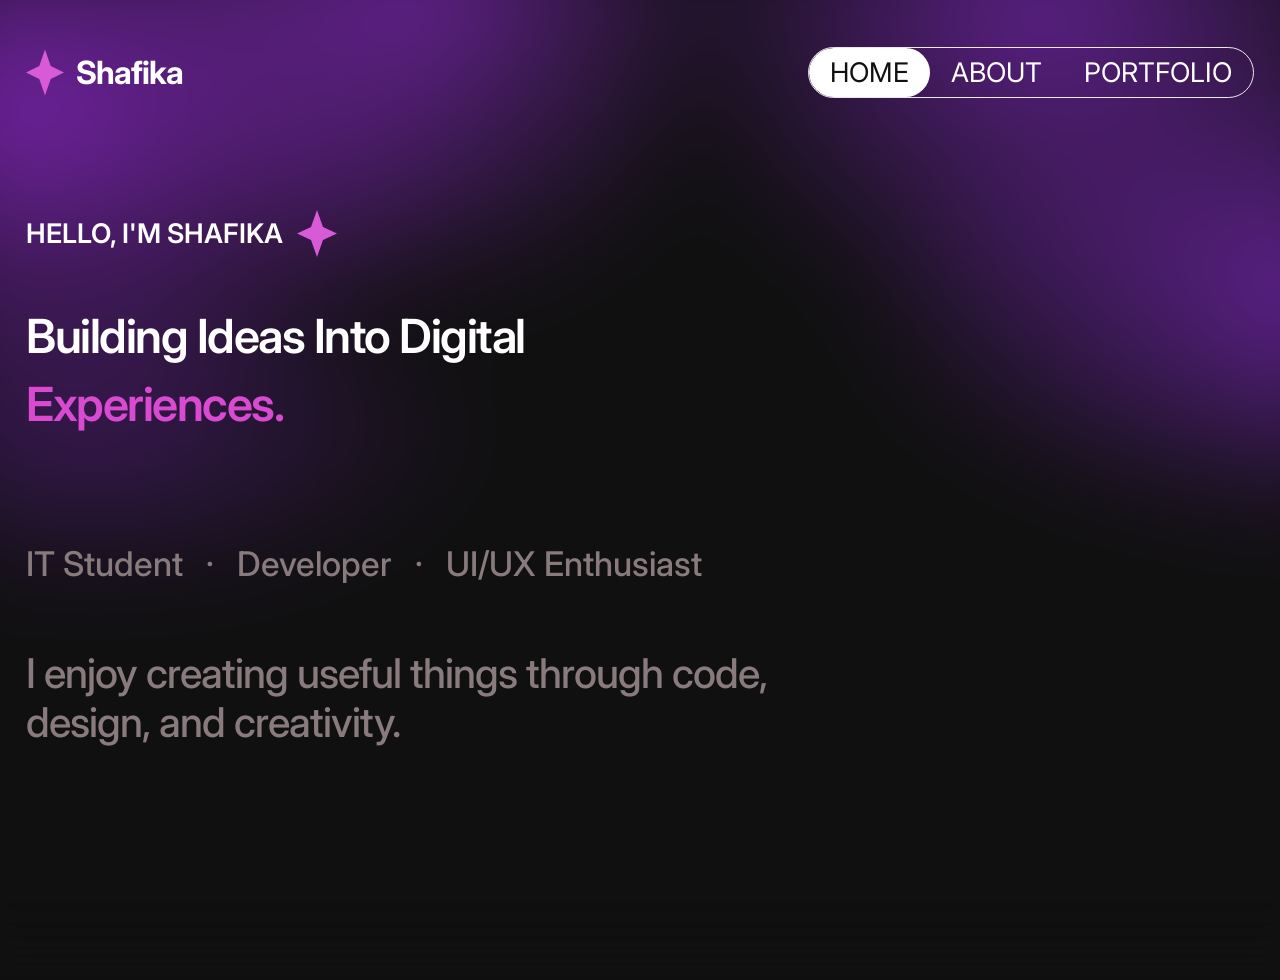
<file: index.html>
<!DOCTYPE html>
<html lang="en">
<head>
    <meta charset="UTF-8">
    <meta name="viewport" content="width=device-width, initial-scale=1.0">
    <title>Shafika | Portfolio</title>

    <link rel="stylesheet" href="index.css">

    <link rel="preconnect" href="https://fonts.googleapis.com">
    <link rel="preconnect" href="https://fonts.gstatic.com" crossorigin>
    <link href="https://fonts.googleapis.com/css2?family=Inter:wght@400;500;600;700&display=swap" rel="stylesheet">
    <link rel="stylesheet" href="transition.css">
</head>

<body>

    <header class="header">
        <a href="#" class="logo">
            <span class="star"></span>
            <span>Shafika</span>
        </a>

        <nav class="navigation">
            <a href="#home" class="nav-link active">HOME</a>
            <a href="about.html" class="nav-link">ABOUT</a>
            <a href="portfolio.html" class="nav-link">PORTFOLIO</a>
        </nav>
    </header>

    <main>
        <section class="hero" id="home">
            <div class="hero-content">

                <div class="intro">
                    <span>HELLO, I'M SHAFIKA</span>
                    <span class="star intro-star"></span>
                </div>

                <h1>
                    Building Ideas Into Digital
                    <span>Experiences.</span>
                </h1>

                <div class="hero-description">
                    <p class="roles">
                        IT Student <span>·</span> Developer <span>·</span> UI/UX Enthusiast
                    </p>

                    <p class="description">
                        I enjoy creating useful things through code,
                        <br class="desktop-break">
                        design, and creativity.
                    </p>
                </div>

                

            </div>
        </section>
    </main>

</body>
</html>
</file>
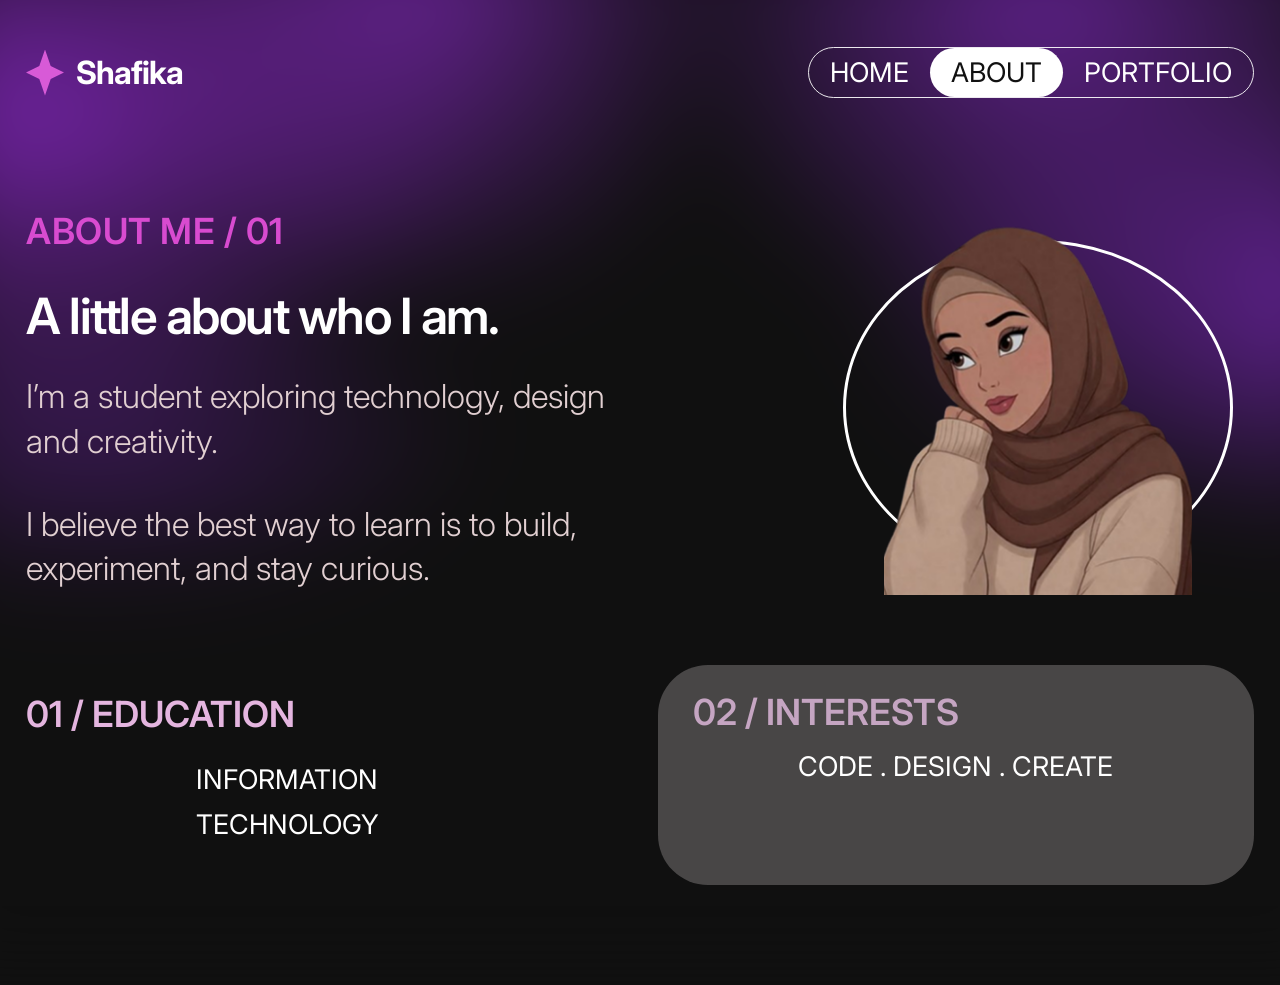
<file: about.html>
<!DOCTYPE html>
<html lang="en">
<head>
    <meta charset="UTF-8">
    <meta name="viewport" content="width=device-width, initial-scale=1.0">

    <title>About | Shafika</title>

    <link rel="stylesheet" href="about.css">

    <link rel="preconnect" href="https://fonts.googleapis.com">
    <link rel="preconnect" href="https://fonts.gstatic.com" crossorigin>

    <link href="https://fonts.googleapis.com/css2?family=Inter:wght@300;400;500;600;700&display=swap" rel="stylesheet">
    <link rel="stylesheet" href="transition.css">
</head>

<body>

    <header class="header">

        <a href="index.html" class="logo">
            <span class="star"></span>
            <span>Shafika</span>
        </a>

        <nav class="navigation">
            <a href="index.html" class="nav-link">HOME</a>
            <a href="about.html" class="nav-link active">ABOUT</a>
            <a href="portfolio.html" class="nav-link">PORTFOLIO</a>
        </nav>

    </header>


    <main class="about-page">

        <!-- ABOUT INTRODUCTION -->

        <section class="about-intro">

            <div class="about-content">

                <p class="section-label">ABOUT ME / 01</p>

                <h1>A little about who I am.</h1>

                <p class="intro-text">
                    I’m a student exploring technology, design
                    <br class="desktop-break">
                    and creativity.
                </p>

                <p class="secondary-text">
                    I believe the best way to learn is to build,
                    <br class="desktop-break">
                    experiment, and stay curious.
                </p>

            </div>


            <!-- PROFILE IMAGE -->

            <div class="profile-container">

                <div class="profile-circle"></div>

                <img
                    src="assets/logo.png"
                    alt="Shafika profile illustration"
                    class="profile-image"
                >

            </div>

        </section>


        <!-- INFORMATION CARDS -->

        <section class="about-details">

            <div class="education">

                <h2>01 / EDUCATION</h2>

                <p>
                    INFORMATION<br>
                    TECHNOLOGY
                </p>

            </div>


            <div class="interests">

                <h2>02 / INTERESTS</h2>

                <p>CODE . DESIGN . CREATE</p>

            </div>

        </section>

    </main>

</body>
</html>
</file>
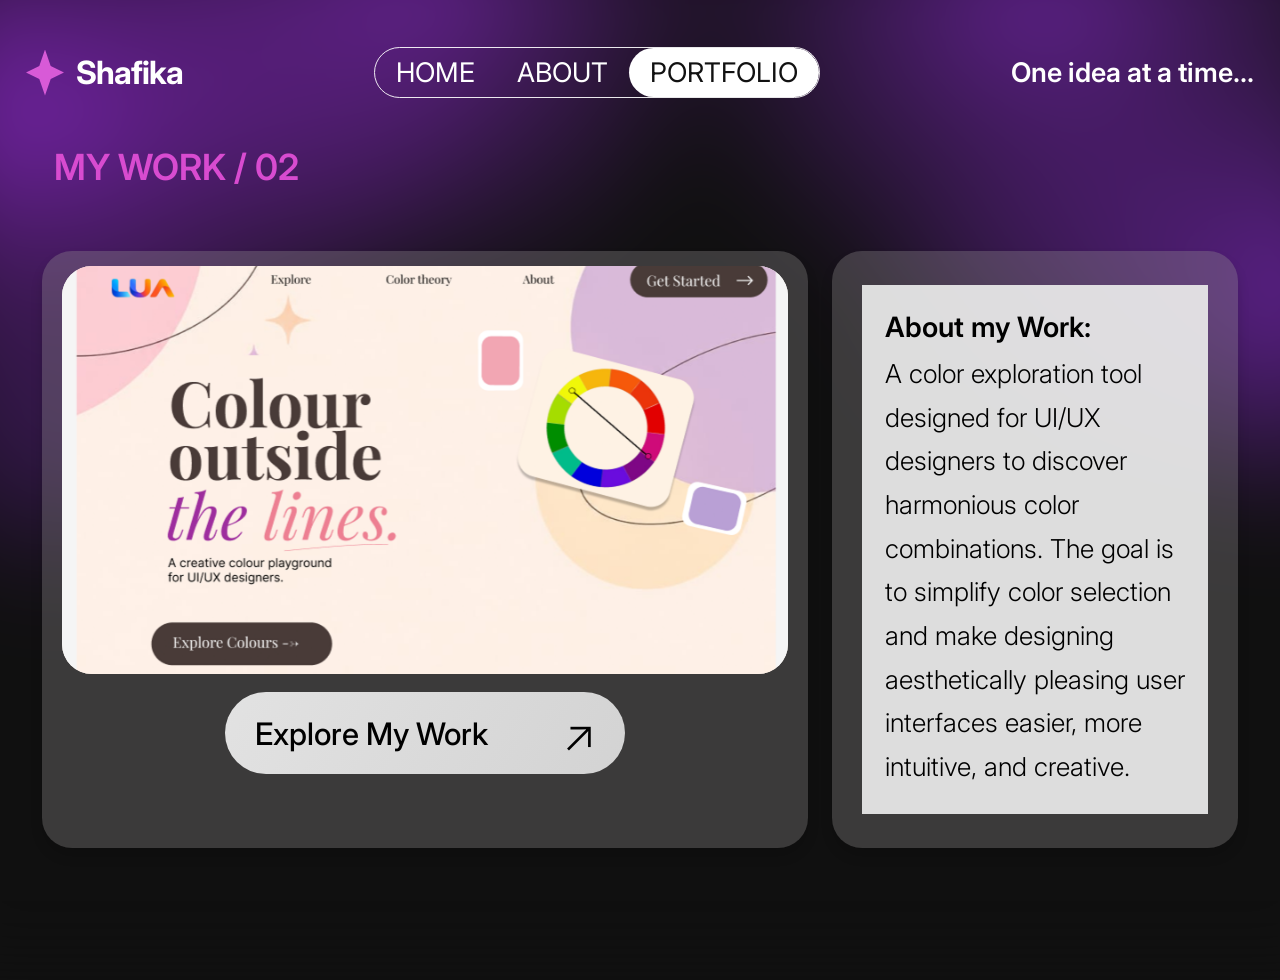
<file: portfolio.html>
<!DOCTYPE html>
<html lang="en">
<head>
    <meta charset="UTF-8">
    <meta name="viewport" content="width=device-width, initial-scale=1.0">

    <title>Portfolio | Shafika</title>

    <link rel="stylesheet" href="portfolio.css">
    <link rel="stylesheet" href="transition.css">

    <link rel="preconnect" href="https://fonts.googleapis.com">
    <link rel="preconnect" href="https://fonts.gstatic.com" crossorigin>

    <link href="https://fonts.googleapis.com/css2?family=Inter:wght@300;400;500;600;700&display=swap" rel="stylesheet">
</head>

<body>

    <!-- HEADER -->

    <header class="header">

        <a href="index.html" class="logo">
            <span class="star"></span>
            <span>Shafika</span>
        </a>

        <nav class="navigation">
            <a href="index.html" class="nav-link">HOME</a>
            <a href="about.html" class="nav-link">ABOUT</a>
            <a href="portfolio.html" class="nav-link active">PORTFOLIO</a>
        </nav>

        <p class="header-tagline">One idea at a time...</p>

    </header>


    <!-- PORTFOLIO -->

    <main class="portfolio-page">

        <h1 class="portfolio-label">MY WORK / 02</h1>


        <!-- PROJECT DISPLAY -->

        <section class="project-layout">


            <!-- LEFT PROJECT CARD -->

            <div class="project-card">

                <div class="project-image-container">

                    <img
                        src="assets/project.png"
                        alt="Palette Pair website preview"
                        class="project-image"
                    >

                </div>


                <a href="projects/palette-pair/index.html" class="project-button">

                    <span>Explore My Work</span>

                    <span class="button-arrow">↗</span>

                </a>

            </div>


            <!-- RIGHT DESCRIPTION CARD -->

            <div class="project-description-card">

                <div class="description-box">

                    <h2>About my Work:</h2>

                    <p>
                        A color exploration tool designed for UI/UX designers to discover harmonious color combinations.
                        The goal is to simplify color selection and make designing aesthetically pleasing user interfaces
                        easier, more intuitive, and creative.
                    </p>

                </div>

            </div>

        </section>

    </main>


    <!-- PAGE TRANSITION -->

    <script>
        document.querySelectorAll('a[href]').forEach(link => {

            link.addEventListener('click', function (event) {

                const url = new URL(this.href, window.location.href);

                if (
                    url.origin !== window.location.origin ||
                    url.pathname === window.location.pathname ||
                    this.target === '_blank' ||
                    this.hasAttribute('download') ||
                    this.getAttribute('href').startsWith('#')
                ) {
                    return;
                }

                event.preventDefault();

                document.body.classList.add('page-exit');

                setTimeout(() => {
                    window.location.href = url.href;
                }, 800);

            });

        });
    </script>

</body>
</html>
</file>
<file: index.css>
/* =================================
   GLOBAL RESET
================================= */

* {
    margin: 0;
    padding: 0;
    box-sizing: border-box;
}

html {
    scroll-behavior: smooth;
}

body {
    width: 100%;
    min-height: 100vh;
    overflow-x: hidden;
    font-family: 'Inter', sans-serif;
    background: #101010;
    color: #ffffff;
}


/* =================================
   BACKGROUND
================================= */

body::before {
    content: "";
    position: fixed;
    inset: -80px;
    z-index: -1;
    pointer-events: none;

    background:
        radial-gradient(ellipse at 8% 18%, rgba(132, 38, 190, 0.85), transparent 25%),
        radial-gradient(ellipse at 35% 5%, rgba(118, 38, 170, 0.8), transparent 24%),
        radial-gradient(ellipse at 78% 8%, rgba(115, 37, 170, 0.8), transparent 24%),
        radial-gradient(ellipse at 100% 35%, rgba(119, 38, 180, 0.85), transparent 25%),
        radial-gradient(ellipse at 12% 48%, rgba(105, 34, 160, 0.45), transparent 22%),
        #101010;

    filter: blur(45px);
}


/* =================================
   HEADER
================================= */

.header {
    width: 100%;
    max-width: 1248px;
    min-height: 145px;

    margin: 0 auto;
    padding: 25px 10px;

    display: flex;
    align-items: center;
    justify-content: space-between;
}


/* LOGO */

.logo {
    display: flex;
    align-items: center;
    gap: 12px;

    color: #ffffff;
    text-decoration: none;

    font-size: 32px;
    font-weight: 700;
    letter-spacing: -1px;
}

.star {
    display: inline-block;
    width: 38px;
    height: 46px;
    background: #d85ad7;

    clip-path: polygon(
        50% 0%,
        65% 36%,
        100% 50%,
        65% 64%,
        50% 100%,
        35% 64%,
        0% 50%,
        35% 36%
    );
}


/* NAVIGATION */

.navigation {
    display: flex;
    align-items: center;
    border: 1px solid rgba(255, 255, 255, 0.9);
    border-radius: 50px;
    overflow: hidden;
}

.nav-link {
    color: #ffffff;
    text-decoration: none;

    font-size: 27px;
    font-weight: 400;
    padding: 8px 21px;

    transition: 0.3s ease;
}

.nav-link:hover {
    color: #e16cdb;
}

.nav-link.active {
    color: #111111;
    background: #ffffff;
    border-radius: 50px;
}


/* =================================
   HERO SECTION
================================= */

.hero {
    width: 100%;
    max-width: 1248px;

    min-height: calc(100vh - 145px);

    margin: 0 auto;
    padding: 65px 10px 80px;

    position: relative;
}

.hero-content {
    position: relative;
}


/* INTRO */

.intro {
    display: flex;
    align-items: center;
    gap: 14px;

    font-size: 27px;
    font-weight: 600;
}

.intro-star {
    width: 40px;
    height: 47px;
}


/* MAIN HEADING */

.hero h1 {
    margin-top: 45px;

    font-size: 47px;
    line-height: 1.45;
    font-weight: 600;

    letter-spacing: -1.5px;
}

.hero h1 span {
    display: block;
    color: #d84bd0;
}


/* =================================
   DESCRIPTION
================================= */

.hero-description {
    margin-top: 105px;
}

.roles {
    color: #897b7d;
    font-size: 34px;
    font-weight: 500;
}

.roles span {
    margin: 0 15px;
}

.description {
    margin-top: 65px;

    color: #897b7d;
    font-size: 41px;
    font-weight: 500;
    line-height: 1.2;

    letter-spacing: -1px;
}


/* =================================
   EXPLORE ARROW
================================= */

.explore-arrow {
    position: absolute;
    left: 700px;
    bottom: -25px;

    color: #080808;
    text-decoration: none;

    font-size: 55px;
    font-weight: 300;

    transform: rotate(-5deg);
    transition: 0.3s ease;
}

.explore-arrow:hover {
    color: #d84bd0;
    transform: translate(5px, -5px);
}


/* =================================
   TABLET
================================= */

@media (max-width: 1024px) {

    .header {
        padding-left: 35px;
        padding-right: 35px;
    }

    .hero {
        padding: 65px 35px 80px;
    }

    .nav-link {
        font-size: 20px;
        padding: 8px 16px;
    }

    .hero h1 {
        font-size: 43px;
    }

    .roles {
        font-size: 27px;
    }

    .description {
        font-size: 34px;
    }

    .explore-arrow {
        left: 60%;
    }
}


/* =================================
   MOBILE
================================= */

@media (max-width: 768px) {

    .header {
        min-height: auto;
        padding: 28px 25px;

        flex-direction: column;
        gap: 25px;
    }

    .logo {
        font-size: 27px;
    }

    .star {
        width: 32px;
        height: 39px;
    }

    .navigation {
        width: 100%;
        justify-content: space-between;
    }

    .nav-link {
        font-size: 14px;
        padding: 10px 15px;
    }

    .hero {
        min-height: calc(100vh - 130px);
        padding: 55px 25px 70px;
    }

    .intro {
        font-size: 18px;
        gap: 10px;
    }

    .intro-star {
        width: 28px;
        height: 34px;
    }

    .hero h1 {
        margin-top: 45px;

        font-size: clamp(32px, 7vw, 44px);
        line-height: 1.4;
        letter-spacing: -1px;
    }

    .hero-description {
        margin-top: 70px;
    }

    .roles {
        font-size: 17px;
        line-height: 1.8;
    }

    .roles span {
        margin: 0 5px;
    }

    .description {
        margin-top: 40px;

        font-size: clamp(23px, 5vw, 32px);
        line-height: 1.3;
    }

    .desktop-break {
        display: none;
    }

    .explore-arrow {
        left: auto;
        right: 20px;
        bottom: -35px;
        font-size: 42px;
    }
}


/* =================================
   SMALL MOBILE
================================= */

@media (max-width: 400px) {

    .header {
        padding: 25px 18px;
    }

    .nav-link {
        font-size: 12px;
        padding: 9px 11px;
    }

    .hero {
        padding-left: 20px;
        padding-right: 20px;
    }

    .roles {
        font-size: 15px;
    }

    .description {
        font-size: 23px;
    }
}
</file>
<file: transition.css>
/* =================================
   PAGE TRANSITIONS
================================= */

/* Smooth page entrance */

body {
    animation: pageEnter 0.2s ease both;
}

@keyframes pageEnter {
    from {
        opacity: 0;
        transform: translateY(15px);
        
    }

    to {
        opacity: 1;
        transform: translateY(0);
        
    }
}


/* =================================
   PAGE EXIT TRANSITION
================================= */

/* Applied when navigating through internal links */

body.page-exit {
    animation: pageExit 0.2s ease forwards;
}

@keyframes pageExit {
    from {
        opacity: 1;
        transform: translateY(0);
        
    }

    to {
        opacity: 0;
        transform: translateY(-12px);
    
    }
}


/* =================================
   NAVIGATION TRANSITIONS
================================= */

.navigation .nav-link {
    transition:
        background 0.6s ease,
        color 0.6s ease,
        transform 0.6s ease;
}

.navigation .nav-link:hover {
    transform: translateY(-2px);
}


/* =================================
   IMAGE TRANSITIONS
================================= */

.profile-image {
    transition:
        transform 0.8s ease,
        opacity 0.8s ease;
}

.profile-image:hover {
    transform: translateX(-50%) scale(1.03);
}


/* =================================
   CONTENT TRANSITIONS
================================= */

.about-content,
.about-details {
    animation: contentEnter 1.3s ease both;
}

.about-details {
    animation-delay: 0.2s;
}

@keyframes contentEnter {
    from {
        opacity: 0;
        transform: translateY(20px);
    }

    to {
        opacity: 1;
        transform: translateY(0);
    }
}


/* =================================
   ACCESSIBILITY
================================= */

@media (prefers-reduced-motion: reduce) {
    *,
    *::before,
    *::after {
        animation-duration: 0.01ms !important;
        animation-iteration-count: 1 !important;
        transition-duration: 0.01ms !important;
    }
}
</file>
<file: about.css>
/* =================================
   GLOBAL RESET
================================= */

* {
    margin: 0;
    padding: 0;
    box-sizing: border-box;
}

html {
    scroll-behavior: smooth;
}

body {
    min-height: 100vh;
    overflow-x: hidden;
    font-family: 'Inter', sans-serif;
    background: #101010;
    color: #ffffff;
}


/* =================================
   BACKGROUND
================================= */

body::before {
    content: "";
    position: fixed;
    inset: -80px;
    z-index: -1;
    pointer-events: none;

    background:
        radial-gradient(ellipse at 8% 18%, rgba(132, 38, 190, 0.85), transparent 25%),
        radial-gradient(ellipse at 35% 5%, rgba(118, 38, 170, 0.8), transparent 24%),
        radial-gradient(ellipse at 78% 8%, rgba(115, 37, 170, 0.8), transparent 24%),
        radial-gradient(ellipse at 100% 35%, rgba(119, 38, 180, 0.85), transparent 25%),
        radial-gradient(ellipse at 12% 48%, rgba(105, 34, 160, 0.45), transparent 22%),
        #101010;

    filter: blur(45px);
}


/* =================================
   HEADER
================================= */

.header {
    width: 100%;
    max-width: 1248px;
    min-height: 145px;

    margin: 0 auto;
    padding: 25px 10px;

    display: flex;
    align-items: center;
    justify-content: space-between;
}


/* LOGO */

.logo {
    display: flex;
    align-items: center;
    gap: 12px;

    color: #ffffff;
    text-decoration: none;

    font-size: 32px;
    font-weight: 700;
    letter-spacing: -1px;
}

.star {
    display: inline-block;
    width: 38px;
    height: 46px;
    background: #d85ad7;

    clip-path: polygon(
        50% 0%,
        65% 36%,
        100% 50%,
        65% 64%,
        50% 100%,
        35% 64%,
        0% 50%,
        35% 36%
    );
}


/* NAVIGATION */

.navigation {
    display: flex;
    align-items: center;

    border: 1px solid rgba(255, 255, 255, 0.9);
    border-radius: 50px;
    overflow: hidden;
}

.nav-link {
    color: #ffffff;
    text-decoration: none;

    font-size: 27px;
    font-weight: 400;
    padding: 8px 21px;

    transition: 0.3s ease;
}

.nav-link:hover {
    color: #e16cdb;
}

.nav-link.active {
    color: #111111;
    background: #ffffff;
    border-radius: 50px;
}


/* =================================
   ABOUT PAGE LAYOUT
================================= */

.about-page {
    width: 100%;
    max-width: 1248px;

    margin: 0 auto;
    padding: 60px 10px 20px;
}


/* =================================
   INTRODUCTION SECTION
================================= */

.about-intro {
    display: grid;
    grid-template-columns: 1.6fr 0.9fr;

    align-items: center;
    gap: 30px;

    position: relative;
}


/* TEXT CONTENT */

.about-content {
    position: relative;
    z-index: 2;
}


/* SECTION LABEL */

.section-label {
    color: #d84bd0;
    font-size: 36px;
    font-weight: 600;
    letter-spacing: 0.5px;
}


/* MAIN HEADING */

.about-content h1 {
    margin-top: 33px;

    font-size: 50px;
    font-weight: 600;
    line-height: 1.2;
    letter-spacing: -1.5px;
}


/* FIRST PARAGRAPH */

.intro-text {
    margin-top: 28px;

    color: #e1cfd1;
    font-size: 33px;
    font-weight: 300;
    line-height: 1.35;
}


/* SECOND PARAGRAPH */

.secondary-text {
    margin-top: 38px;

    color: #e1cfd1;
    font-size: 33px;
    font-weight: 300;
    line-height: 1.35;
}


/* =================================
   PROFILE ILLUSTRATION
================================= */

.profile-container {
    width: 100%;
    height: 390px;

    position: relative;

    display: flex;
    align-items: center;
    justify-content: center;
}


/* CIRCULAR OUTLINE */

.profile-circle {
    position: absolute;

    width: 390px;
    height: 335px;

    border: 3px solid #ffffff;
    border-radius: 50%;

    top: 35px;
    left: 50%;

    transform: translateX(-50%);
}


/* UPLOADED PROFILE IMAGE */

.profile-image {
    position: absolute;

    width: 340px;
    height: 380px;

    object-fit: contain;
    object-position: bottom center;

    bottom: 0;
    left: 50%;

    transform: translateX(-50%);
    z-index: 2;
}


/* =================================
   EDUCATION & INTERESTS
================================= */

.about-details {
    display: grid;
    grid-template-columns: 1fr 1fr;

    align-items: center;
    gap: 35px;

    margin-top: 70px;
}


/* EDUCATION */

.education {
    padding: 10px 0 20px;
}

.education h2 {
    color: #e4b5df;
    font-size: 36px;
    font-weight: 600;
}

.education p {
    margin-top: 22px;
    margin-left: 170px;

    font-size: 27px;
    font-weight: 400;
    line-height: 1.65;
}


/* INTERESTS CARD */

.interests {
    min-height: 220px;

    padding: 25px 35px;

    background: rgba(150, 145, 145, 0.42);
    border-radius: 50px;
}

.interests h2 {
    color: #c5a5c2;
    font-size: 36px;
    font-weight: 600;
}

.interests p {
    margin-top: 16px;

    text-align: center;
    font-size: 27px;
    font-weight: 400;
}


/* =================================
   TABLET RESPONSIVENESS
================================= */

@media (max-width: 1024px) {

    .header {
        padding-left: 35px;
        padding-right: 35px;
    }

    .about-page {
        padding: 55px 35px 30px;
    }

    .section-label {
        font-size: 30px;
    }

    .about-content h1 {
        font-size: 40px;
    }

    .intro-text,
    .secondary-text {
        font-size: 25px;
    }

    .profile-circle {
        width: 300px;
        height: 290px;
    }

    .profile-image {
        width: 280px;
        height: 340px;
    }

    .education h2,
    .interests h2 {
        font-size: 28px;
    }

    .education p,
    .interests p {
        font-size: 22px;
    }

    .education p {
        margin-left: 100px;
    }
}


/* =================================
   MOBILE RESPONSIVENESS
================================= */

@media (max-width: 768px) {

    .header {
        min-height: auto;
        padding: 28px 25px;

        flex-direction: column;
        gap: 25px;
    }

    .logo {
        font-size: 27px;
    }

    .star {
        width: 32px;
        height: 39px;
    }

    .navigation {
        width: 100%;
        justify-content: space-between;
    }

    .nav-link {
        font-size: 14px;
        padding: 10px 15px;
    }


    /* ABOUT INTRO */

    .about-page {
        padding: 45px 25px 40px;
    }

    .about-intro {
        grid-template-columns: 1fr;
        gap: 35px;
    }

    .section-label {
        font-size: 25px;
    }

    .about-content h1 {
        margin-top: 25px;
        font-size: 36px;
    }

    .intro-text,
    .secondary-text {
        font-size: 21px;
        line-height: 1.5;
    }

    .intro-text {
        margin-top: 22px;
    }

    .secondary-text {
        margin-top: 25px;
    }

    .desktop-break {
        display: none;
    }


    /* PROFILE */

    .profile-container {
        height: 330px;
    }

    .profile-circle {
        width: 290px;
        height: 270px;
        top: 25px;
    }

    .profile-image {
        width: 270px;
        height: 320px;
    }


    /* DETAILS */

    .about-details {
        grid-template-columns: 1fr;
        gap: 25px;
        margin-top: 45px;
    }

    .education h2,
    .interests h2 {
        font-size: 27px;
    }

    .education p {
        margin-left: 60px;
        font-size: 21px;
    }

    .interests {
        min-height: 170px;
        padding: 25px;
        border-radius: 35px;
    }

    .interests p {
        font-size: 21px;
    }
}


/* =================================
   SMALL MOBILE
================================= */

@media (max-width: 400px) {

    .header {
        padding: 25px 18px;
    }

    .nav-link {
        font-size: 12px;
        padding: 9px 11px;
    }

    .about-page {
        padding-left: 20px;
        padding-right: 20px;
    }

    .about-content h1 {
        font-size: 30px;
    }

    .intro-text,
    .secondary-text {
        font-size: 19px;
    }

    .profile-container {
        height: 290px;
    }

    .profile-circle {
        width: 250px;
        height: 235px;
    }

    .profile-image {
        width: 235px;
        height: 280px;
    }

    .education h2,
    .interests h2 {
        font-size: 23px;
    }

    .education p,
    .interests p {
        font-size: 18px;
    }

    .education p {
        margin-left: 35px;
    }
}
</file>
<file: portfolio.css>
/* =================================
   GLOBAL RESET
================================= */

* {
    margin: 0;
    padding: 0;
    box-sizing: border-box;
}

html {
    scroll-behavior: smooth;
}

body {
    min-height: 100vh;
    overflow-x: hidden;

    font-family: 'Inter', sans-serif;

    background: #101010;
    color: #ffffff;
}


/* =================================
   BACKGROUND
================================= */

body::before {
    content: "";

    position: fixed;
    inset: -80px;

    z-index: -1;
    pointer-events: none;

    background:
        radial-gradient(ellipse at 8% 18%, rgba(132, 38, 190, 0.85), transparent 25%),
        radial-gradient(ellipse at 35% 5%, rgba(118, 38, 170, 0.8), transparent 24%),
        radial-gradient(ellipse at 78% 8%, rgba(115, 37, 170, 0.8), transparent 24%),
        radial-gradient(ellipse at 100% 35%, rgba(119, 38, 180, 0.85), transparent 25%),
        radial-gradient(ellipse at 12% 48%, rgba(105, 34, 160, 0.45), transparent 22%),
        #101010;

    filter: blur(45px);
}


/* =================================
   HEADER
================================= */

.header {
    width: 100%;
    max-width: 1248px;
    min-height: 145px;

    margin: 0 auto;
    padding: 25px 10px;

    display: flex;
    align-items: center;
    justify-content: space-between;
}


/* LOGO */

.logo {
    display: flex;
    align-items: center;
    gap: 12px;

    color: #ffffff;
    text-decoration: none;

    font-size: 32px;
    font-weight: 700;
    letter-spacing: -1px;
}

.star {
    display: inline-block;

    width: 38px;
    height: 46px;

    background: #d85ad7;

    clip-path: polygon(
        50% 0%,
        65% 36%,
        100% 50%,
        65% 64%,
        50% 100%,
        35% 64%,
        0% 50%,
        35% 36%
    );
}


/* NAVIGATION */

.navigation {
    display: flex;
    align-items: center;

    border: 1px solid rgba(255, 255, 255, 0.9);
    border-radius: 50px;

    overflow: hidden;
}

.nav-link {
    color: #ffffff;
    text-decoration: none;

    font-size: 27px;
    font-weight: 400;

    padding: 8px 21px;

    transition: 0.3s ease;
}

.nav-link:hover {
    color: #e16cdb;
}

.nav-link.active {
    color: #111111;
    background: #ffffff;
    border-radius: 50px;
}


/* HEADER TAGLINE */

.header-tagline {
    font-size: 27px;
    font-weight: 600;
    white-space: nowrap;
}


/* =================================
   PORTFOLIO PAGE
================================= */

.portfolio-page {
    width: 100%;
    max-width: 1440px;

    margin: 0 auto;
    padding: 0 42px 32px;
}


/* PAGE TITLE */

.portfolio-label {
    color: #d84bd0;

    font-size: 36px;
    font-weight: 600;

    margin: 0 0 62px 12px;
}


/* =================================
   PROJECT LAYOUT
================================= */

.project-layout {
    display: grid;

    grid-template-columns: 2fr 1.06fr;

    gap: 24px;

    align-items: stretch;
}


/* =================================
   PROJECT CARD
================================= */

.project-card {
    background: rgba(150, 145, 145, 0.32);

    border-radius: 30px;

    padding: 15px 20px 22px;

    min-width: 0;

    display: flex;
    flex-direction: column;

    box-shadow: 0 8px 12px rgba(0, 0, 0, 0.15);
}


/* PROJECT IMAGE CONTAINER */

.project-image-container {
    width: 100%;
    aspect-ratio: 16 / 9;

    overflow: hidden;

    border-radius: 30px;
    background: #f5eee7;
}


/* PROJECT IMAGE */

.project-image {
    display: block;

    width: 100%;
    height: 100%;

    object-fit: cover;
    object-position: center;

    transition: transform 0.8s ease;
}

.project-image-container:hover .project-image {
    transform: scale(1.025);
}


/* =================================
   PROJECT BUTTON
================================= */

.project-button {
    width: 55%;
    min-height: 82px;

    margin: 18px auto 0;

    padding: 15px 30px;

    display: flex;
    align-items: center;
    justify-content: space-between;

    gap: 20px;

    background: linear-gradient(
        120deg,
        #e2e2e2,
        #d3d3d3
    );

    border-radius: 60px;

    color: #000000;
    text-decoration: none;

    font-size: 31px;
    font-weight: 500;

    transition: all 0.5s ease;
}

.project-button:hover {
    background: #d84bd0;
    transform: translateY(-4px);
}

.button-arrow {
    font-size: 45px;
    font-weight: 300;

    line-height: 1;
}


/* =================================
   DESCRIPTION CARD
================================= */

.project-description-card {
    background: rgba(150, 145, 145, 0.32);

    border-radius: 30px;

    padding: 34px 30px;

    display: flex;
    align-items: stretch;

    box-shadow: 0 8px 12px rgba(0, 0, 0, 0.15);
}


/* DESCRIPTION INNER BOX */

.description-box {
    width: 100%;

    background: rgba(235, 235, 235, 0.92);

    padding: 25px 23px;

    color: #000000;
}


/* DESCRIPTION HEADING */

.description-box h2 {
    font-size: 28px;
    font-weight: 600;

    margin-bottom: 8px;
}


/* DESCRIPTION TEXT */

.description-box p {
    font-size: 26px;
    font-weight: 300;

    line-height: 1.68;
}


/* =================================
   TABLET RESPONSIVENESS
================================= */

@media (max-width: 1100px) {

    .header {
        padding-left: 35px;
        padding-right: 35px;
    }

    .header-tagline {
        font-size: 20px;
    }

    .nav-link {
        font-size: 20px;
        padding: 8px 16px;
    }

    .portfolio-page {
        padding: 0 35px 35px;
    }

    .project-layout {
        grid-template-columns: 1.5fr 1fr;
    }

    .project-button {
        width: 75%;
        font-size: 23px;
    }

    .description-box p {
        font-size: 21px;
    }

    .description-box h2 {
        font-size: 24px;
    }
}


/* =================================
   MOBILE RESPONSIVENESS
================================= */

@media (max-width: 768px) {

    .header {
        min-height: auto;

        padding: 28px 25px;

        flex-direction: column;
        gap: 25px;
    }

    .logo {
        font-size: 27px;
    }

    .star {
        width: 32px;
        height: 39px;
    }

    .navigation {
        width: 100%;
        justify-content: space-between;
    }

    .nav-link {
        font-size: 14px;
        padding: 10px 15px;
    }

    .header-tagline {
        font-size: 18px;
    }


    /* PORTFOLIO */

    .portfolio-page {
        padding: 40px 25px;
    }

    .portfolio-label {
        font-size: 28px;
        margin: 0 0 35px;
    }

    .project-layout {
        grid-template-columns: 1fr;
        gap: 25px;
    }


    /* PROJECT CARD */

    .project-card {
        padding: 12px;
        border-radius: 25px;
    }

    .project-image-container {
        border-radius: 20px;
    }


    /* BUTTON */

    .project-button {
        width: 85%;
        min-height: 65px;

        margin-top: 15px;

        font-size: 22px;
        padding: 12px 22px;
    }

    .button-arrow {
        font-size: 35px;
    }


    /* DESCRIPTION */

    .project-description-card {
        padding: 20px;
        border-radius: 25px;
    }

    .description-box {
        padding: 25px 20px;
        border-radius: 10px;
    }

    .description-box h2 {
        font-size: 24px;
    }

    .description-box p {
        font-size: 21px;
        line-height: 1.6;
    }
}


/* =================================
   SMALL MOBILE
================================= */

@media (max-width: 400px) {

    .header {
        padding: 25px 18px;
    }

    .nav-link {
        font-size: 12px;
        padding: 9px 11px;
    }

    .portfolio-page {
        padding-left: 20px;
        padding-right: 20px;
    }

    .portfolio-label {
        font-size: 25px;
    }

    .project-button {
        width: 95%;
        font-size: 19px;
    }

    .description-box h2 {
        font-size: 21px;
    }

    .description-box p {
        font-size: 18px;
    }
}
</file>
